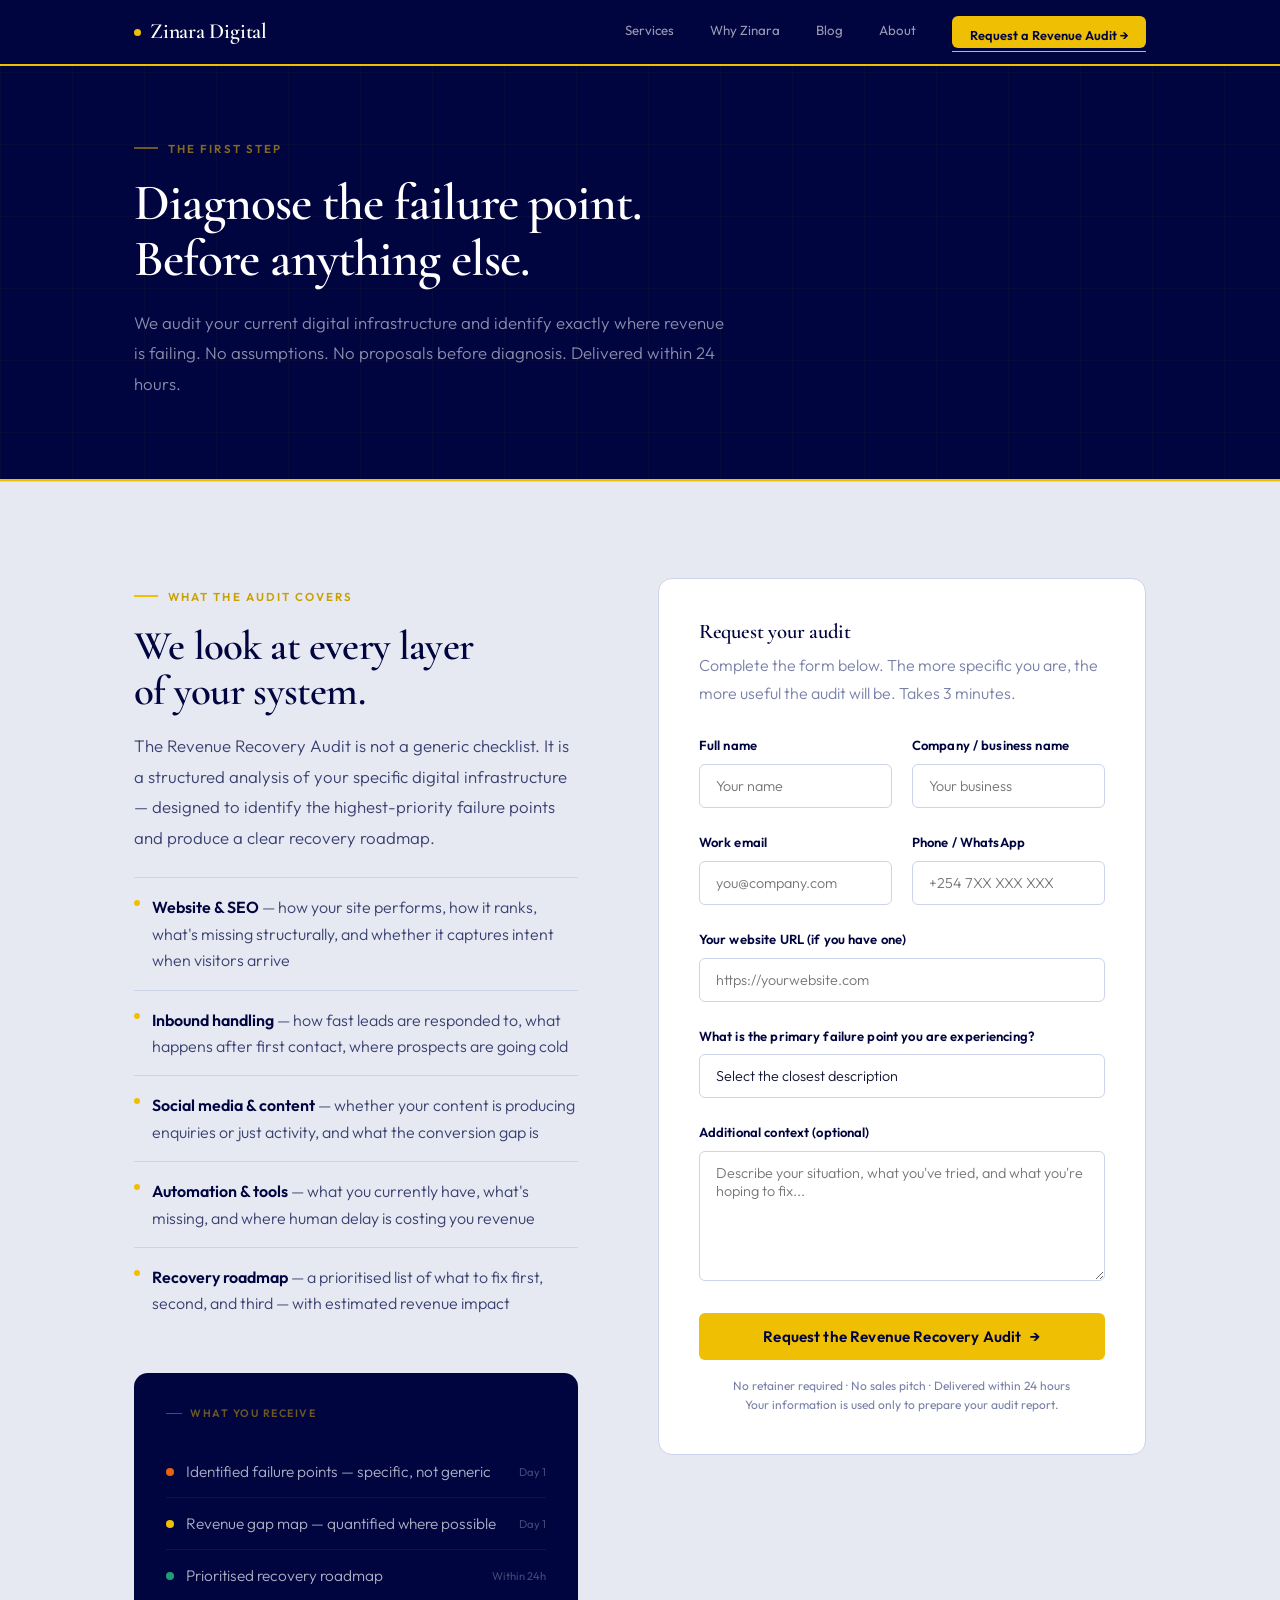
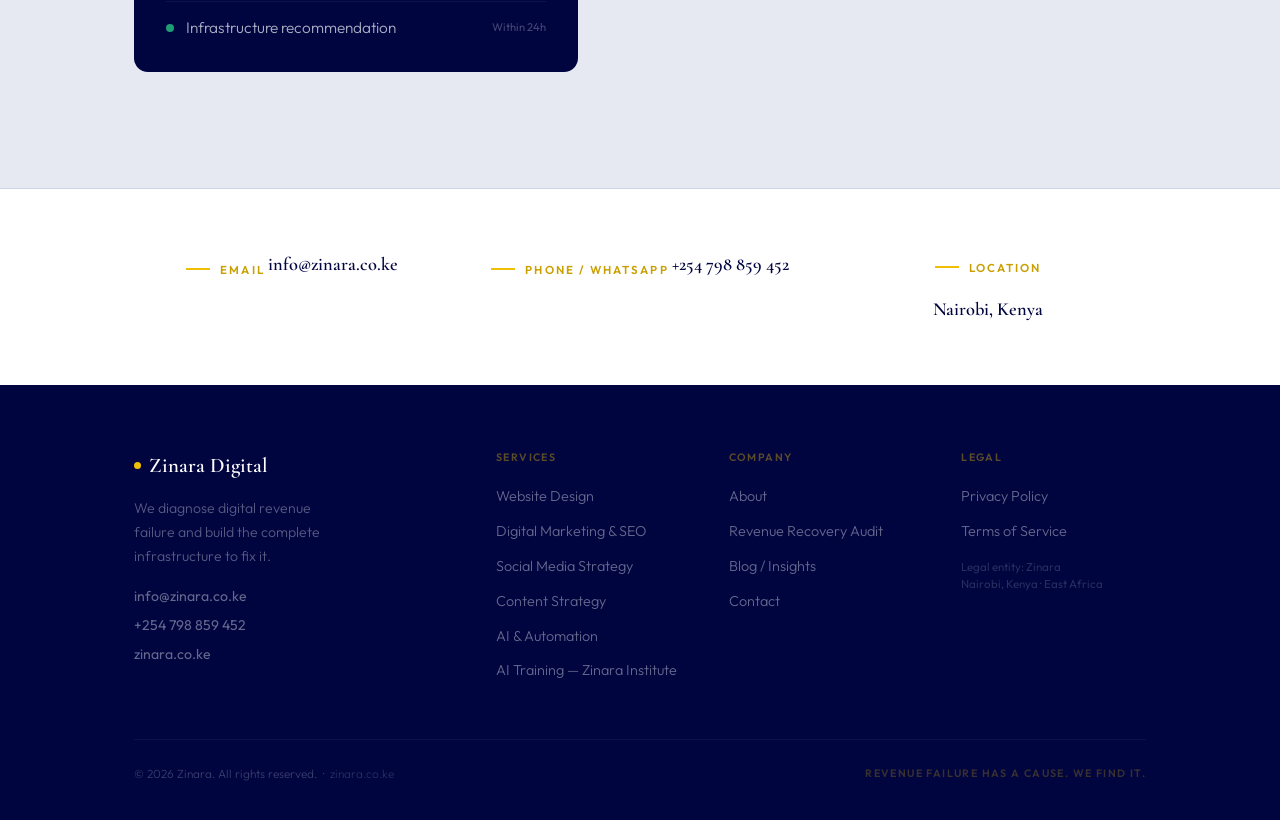
<file: audit.html>
<!DOCTYPE html>
<html lang="en">
<head>
<meta charset="UTF-8">
<link rel="icon" type="image/svg+xml" href="data:image/svg+xml,%3Csvg xmlns='http://www.w3.org/2000/svg' viewBox='0 0 32 32'%3E%3Ccircle cx='16' cy='16' r='16' fill='%2300043F'/%3E%3Ccircle cx='16' cy='16' r='6' fill='%23EFBF04'/%3E%3C/svg%3E">
<meta name="viewport" content="width=device-width, initial-scale=1.0">
<title>Revenue Recovery Audit — Zinara Digital | Free for East African Businesses</title>
<meta name="description" content="Request a free Revenue Recovery Audit from Zinara Digital. We identify where your digital system is failing and deliver a structured recovery map within 24 hours.">
<link rel="canonical" href="https://zinara.co.ke/audit.html">
<meta property="og:title" content="Request a Revenue Recovery Audit — Zinara Digital">
<meta property="og:description" content="We identify exactly where your digital system is failing and deliver a structured recovery map within 24 hours. No retainer. No sales pitch.">
<meta property="og:type" content="website">
<link rel="preconnect" href="https://fonts.googleapis.com">
<link rel="preconnect" href="https://fonts.gstatic.com" crossorigin>
<link href="https://fonts.googleapis.com/css2?family=Cormorant+Garamond:ital,wght@0,400;0,600;1,400;1,600&family=Outfit:wght@300;400;500;600&display=swap" rel="stylesheet">
<link rel="stylesheet" href="styles.css">
<style>
.form-success {
  display: none;
  text-align: center;
  padding: 3rem 2rem;
}
.form-success-icon {
  width: 56px; height: 56px;
  background: rgba(239,191,4,.12);
  border: 2px solid var(--gold);
  border-radius: 50%;
  display: flex; align-items: center; justify-content: center;
  font-size: 1.5rem;
  margin: 0 auto 1.5rem;
}
.form-success h3 { font-family: var(--fh); font-size: 1.6rem; color: var(--navy); margin-bottom: .75rem; }
.form-success p { font-size: .93rem; color: var(--ink-2); line-height: 1.75; max-width: 360px; margin: 0 auto; }
</style>
</head>
<body>

<!-- NAV -->
<nav class="nav" id="nav">
  <div class="wrap nav-inner">
    <a class="nav-logo" href="index.html"><span class="nav-dot"></span>Zinara Digital</a>
    <nav class="nav-menu">
      <a href="services.html">Services</a>
      <a href="index.html#why">Why Zinara</a>
      <a href="blog.html">Blog</a>
      <a href="about.html">About</a>
      <a href="audit.html" class="nav-cta active">Request a Revenue Audit →</a>
    </nav>
    <button class="nav-toggle" id="navToggle" aria-label="Open menu" aria-expanded="false">
      <span></span><span></span><span></span>
    </button>
  </div>
</nav>
<div class="nav-mobile" id="navMobile">
  <a href="services.html">Services</a>
  <a href="index.html#why">Why Zinara</a>
  <a href="blog.html">Blog</a>
  <a href="about.html">About</a>
  <a href="audit.html" class="nav-cta">Request a Revenue Audit →</a>
</div>


<!-- PAGE HERO -->
<section class="page-hero">
  <div class="page-hero-inner wrap">
    <div class="eyebrow light reveal">The first step</div>
    <h1 class="page-hero-title reveal d1">Diagnose the failure point.<br>Before anything else.</h1>
    <p class="lead light reveal d2">We audit your current digital infrastructure and identify exactly where revenue is failing. No assumptions. No proposals before diagnosis. Delivered within 24 hours.</p>
  </div>
</section>


<!-- AUDIT LAYOUT -->
<section class="section cloud" id="audit">
  <div class="wrap">
    <div class="audit-layout">

      <!-- Left: what the audit covers -->
      <div class="reveal">
        <div class="eyebrow">What the audit covers</div>
        <h2>We look at every layer<br>of your system.</h2>
        <p class="lead" style="margin-bottom:1.5rem;">The Revenue Recovery Audit is not a generic checklist. It is a structured analysis of your specific digital infrastructure — designed to identify the highest-priority failure points and produce a clear recovery roadmap.</p>

        <div class="audit-what-list">
          <div class="audit-what-item">
            <div class="audit-what-dot"></div>
            <div class="audit-what-text"><strong style="color:var(--navy);font-weight:600;">Website &amp; SEO</strong> — how your site performs, how it ranks, what's missing structurally, and whether it captures intent when visitors arrive</div>
          </div>
          <div class="audit-what-item">
            <div class="audit-what-dot"></div>
            <div class="audit-what-text"><strong style="color:var(--navy);font-weight:600;">Inbound handling</strong> — how fast leads are responded to, what happens after first contact, where prospects are going cold</div>
          </div>
          <div class="audit-what-item">
            <div class="audit-what-dot"></div>
            <div class="audit-what-text"><strong style="color:var(--navy);font-weight:600;">Social media &amp; content</strong> — whether your content is producing enquiries or just activity, and what the conversion gap is</div>
          </div>
          <div class="audit-what-item">
            <div class="audit-what-dot"></div>
            <div class="audit-what-text"><strong style="color:var(--navy);font-weight:600;">Automation &amp; tools</strong> — what you currently have, what's missing, and where human delay is costing you revenue</div>
          </div>
          <div class="audit-what-item">
            <div class="audit-what-dot"></div>
            <div class="audit-what-text"><strong style="color:var(--navy);font-weight:600;">Recovery roadmap</strong> — a prioritised list of what to fix first, second, and third — with estimated revenue impact</div>
          </div>
        </div>

        <div style="margin-top:2.5rem;">
          <div class="diag-card">
            <div class="diag-card-label">What you receive</div>
            <div class="diag-row">
              <div class="diag-dot orange"></div>
              <span class="diag-text">Identified failure points — specific, not generic</span>
              <span class="diag-tag">Day 1</span>
            </div>
            <div class="diag-row">
              <div class="diag-dot gold"></div>
              <span class="diag-text">Revenue gap map — quantified where possible</span>
              <span class="diag-tag">Day 1</span>
            </div>
            <div class="diag-row">
              <div class="diag-dot green"></div>
              <span class="diag-text">Prioritised recovery roadmap</span>
              <span class="diag-tag">Within 24h</span>
            </div>
            <div class="diag-row">
              <div class="diag-dot green"></div>
              <span class="diag-text">Infrastructure recommendation</span>
              <span class="diag-tag">Within 24h</span>
            </div>
          </div>
        </div>
      </div>

      <!-- Right: form -->
      <div class="reveal d1" id="contact">
        <div class="audit-form-card">
          <h3 style="margin-bottom:.35rem;">Request your audit</h3>
          <p class="body-s" style="margin-bottom:1.75rem; color:var(--ink-3);">Complete the form below. The more specific you are, the more useful the audit will be. Takes 3 minutes.</p>

          <!--
            Form connected to Formspree — submissions deliver to info@zinara.co.ke
            Form ID: xaqpapqq | Dashboard: https://formspree.io
          -->
          <form id="auditForm" action="https://formspree.io/f/xaqpapqq" method="POST">

            <div class="form-grid">
              <div class="form-group">
                <label for="name">Full name</label>
                <input type="text" id="name" name="name" placeholder="Your name" required>
              </div>
              <div class="form-group">
                <label for="company">Company / business name</label>
                <input type="text" id="company" name="company" placeholder="Your business" required>
              </div>
            </div>

            <div class="form-grid">
              <div class="form-group">
                <label for="email">Work email</label>
                <input type="email" id="email" name="email" placeholder="you@company.com" required>
              </div>
              <div class="form-group">
                <label for="phone">Phone / WhatsApp</label>
                <input type="tel" id="phone" name="phone" placeholder="+254 7XX XXX XXX">
              </div>
            </div>

            <div class="form-group">
              <label for="website">Your website URL (if you have one)</label>
              <input type="url" id="website" name="website" placeholder="https://yourwebsite.com">
            </div>

            <div class="form-group">
              <label for="failure">What is the primary failure point you are experiencing?</label>
              <select id="failure" name="failure" required>
                <option value="" disabled selected>Select the closest description</option>
                <option value="leads-not-converting">Leads arrive but don't convert</option>
                <option value="no-visibility">Spending on marketing with no visibility on results</option>
                <option value="inconsistent-revenue">Revenue is inconsistent month to month</option>
                <option value="no-system">Active online but no system connecting it</option>
                <option value="slow-followup">Slow or manual lead follow-up</option>
                <option value="no-website">No website or website not performing</option>
                <option value="other">Other — I'll explain below</option>
              </select>
            </div>

            <div class="form-group">
              <label for="message">Additional context (optional)</label>
              <textarea id="message" name="message" placeholder="Describe your situation, what you've tried, and what you're hoping to fix..."></textarea>
            </div>

            <button type="submit" class="btn-gold" style="width:100%; justify-content:center; font-size:.95rem; padding:14px;">
              Request the Revenue Recovery Audit <span class="arr">→</span>
            </button>

            <p style="font-size:.75rem; color:var(--ink-3); text-align:center; margin-top:1rem; line-height:1.6;">
              No retainer required · No sales pitch · Delivered within 24 hours<br>
              Your information is used only to prepare your audit report.
            </p>

          </form>

          <!-- Success state — shown after form submit -->
          <div class="form-success" id="formConfirm">
            <div class="form-success-icon"></div>
            <h3>Audit request received.</h3>
            <p>We will review your information and deliver your Revenue Recovery Audit within 24 hours. Check your email at <strong id="confirmEmailAddr"></strong></p>
          </div>

        </div>
      </div>

    </div>
  </div>
</section>


<!-- CONTACT INFO STRIP -->
<section class="section white" style="padding:60px 0;">
  <div class="wrap">
    <div style="display:grid; grid-template-columns:repeat(3,1fr); gap:2rem; text-align:center;">
      <div>
        <div class="eyebrow center" style="justify-content:center;">Email</div>
        <a href="mailto:info@zinara.co.ke" style="font-family:var(--fh); font-size:1.15rem; font-weight:600; color:var(--navy);">info@zinara.co.ke</a>
      </div>
      <div>
        <div class="eyebrow center" style="justify-content:center;">Phone / WhatsApp</div>
        <a href="tel:+254798859452" style="font-family:var(--fh); font-size:1.15rem; font-weight:600; color:var(--navy);">+254 798 859 452</a>
      </div>
      <div>
        <div class="eyebrow center" style="justify-content:center;">Location</div>
        <p style="font-family:var(--fh); font-size:1.15rem; font-weight:600; color:var(--navy);">Nairobi, Kenya</p>
      </div>
    </div>
  </div>
</section>


<!-- FOOTER -->
<footer>
  <div class="wrap">
    <div class="footer-grid">
      <div>
        <div class="footer-logo"><span class="nav-dot"></span>Zinara Digital</div>
        <p class="footer-desc">We diagnose digital revenue failure and build the complete infrastructure to fix it.</p>
        <div class="footer-contacts">
          <a href="mailto:info@zinara.co.ke">info@zinara.co.ke</a>
          <a href="tel:+254798859452">+254 798 859 452</a>
          <a href="https://zinara.co.ke">zinara.co.ke</a>
        </div>
      </div>
      <div>
        <div class="footer-col-label">Services</div>
        <ul class="footer-links">
          <li><a href="services.html">Website Design</a></li>
          <li><a href="services.html">Digital Marketing &amp; SEO</a></li>
          <li><a href="services.html">Social Media Strategy</a></li>
          <li><a href="services.html">Content Strategy</a></li>
          <li><a href="services.html">AI &amp; Automation</a></li>
          <li><a href="services.html">AI Training — Zinara Institute</a></li>
        </ul>
      </div>
      <div>
        <div class="footer-col-label">Company</div>
        <ul class="footer-links">
          <li><a href="about.html">About</a></li>
          <li><a href="audit.html">Revenue Recovery Audit</a></li>
          <li><a href="blog.html">Blog / Insights</a></li>
          <li><a href="audit.html#contact">Contact</a></li>
        </ul>
      </div>
      <div>
        <div class="footer-col-label">Legal</div>
        <ul class="footer-links">
          <li><a href="#">Privacy Policy</a></li>
          <li><a href="#">Terms of Service</a></li>
        </ul>
        <p class="footer-legal">Legal entity: Zinara<br>Nairobi, Kenya · East Africa</p>
      </div>
    </div>
    <div class="footer-bottom">
      <span class="footer-copy">© 2026 Zinara. All rights reserved. &nbsp;·&nbsp; <a href="https://zinara.co.ke">zinara.co.ke</a></span>
      <span class="footer-tagline">Revenue failure has a cause. We find it.</span>
    </div>
  </div>
</footer>
<script src="main.js"></script>
</body>
</html>
</file>
<file: styles.css>
/* ============================================================
   ZINARA DIGITAL — styles.css
   Brand Colour System (LOCKED — never deviate)
   Navy   #00043F  nav · hero bg · headings · primary buttons · footer
   Gold   #EFBF04  CTAs · accent lines · eyebrows · stat numbers · hover
   Orange #E8640A  FAILURE / PROBLEM INDICATORS ONLY — never decoration
   Cloud  #E6E9F2  section alternates · card surfaces · CTA band
   White  #FFFFFF  body copy areas · card backgrounds · form inputs
   ============================================================ */

/* ── RESET & BASE ─────────────────────────────────────────── */
*, *::before, *::after { box-sizing: border-box; margin: 0; padding: 0; }

:root {
  --navy:    #00043F;
  --gold:    #EFBF04;
  --gold-d:  #C9A000;
  --orange:  #E8640A;
  --cloud:   #E6E9F2;
  --white:   #FFFFFF;
  --ink:     #0F1332;
  --ink-2:   #3A4070;
  --ink-3:   #7880A8;
  --border:  #CDD3E8;
  --max:     1140px;
  --pad:     clamp(1.5rem, 5vw, 4rem);
  --fh: 'Cormorant Garamond', Georgia, serif;
  --fb: 'Outfit', system-ui, sans-serif;
  --r:  10px;
  --r-lg: 14px;
}

html { scroll-behavior: smooth; font-size: 16px; }

body {
  font-family: var(--fb);
  color: var(--ink);
  background: var(--white);
  line-height: 1.65;
  -webkit-font-smoothing: antialiased;
  overflow-x: hidden;
}

a { color: inherit; text-decoration: none; }
img { display: block; max-width: 100%; }
ul { list-style: none; }

.wrap {
  width: 100%;
  max-width: var(--max);
  margin: 0 auto;
  padding: 0 var(--pad);
}

/* ── TYPOGRAPHY ───────────────────────────────────────────── */

.eyebrow {
  display: inline-flex;
  align-items: center;
  gap: 10px;
  font-family: var(--fb);
  font-size: .72rem;
  font-weight: 600;
  letter-spacing: .18em;
  text-transform: uppercase;
  color: var(--gold-d);
  margin-bottom: 1.1rem;
}
.eyebrow::before {
  content: '';
  width: 24px; height: 2px;
  background: var(--gold);
  display: block;
  flex-shrink: 0;
}
.eyebrow.light { color: rgba(239,191,4,.55); }
.eyebrow.light::before { background: rgba(239,191,4,.45); }
.eyebrow.center { justify-content: center; }

h1 {
  font-family: var(--fh);
  font-size: clamp(2.6rem, 5.5vw, 4.2rem);
  font-weight: 600;
  line-height: 1.08;
  letter-spacing: -.025em;
  color: var(--white);
}
h1 .dim {
  display: block;
  color: rgba(230,233,242,.33);
  font-style: italic;
  font-weight: 400;
}

h2 {
  font-family: var(--fh);
  font-size: clamp(1.9rem, 3.2vw, 2.9rem);
  font-weight: 600;
  line-height: 1.12;
  letter-spacing: -.02em;
  color: var(--navy);
  margin-bottom: 1rem;
}
h2.on-navy { color: var(--white); }
h2.on-cloud { color: var(--navy); }
h2.center { text-align: center; }

h3 {
  font-family: var(--fh);
  font-size: 1.3rem;
  font-weight: 600;
  line-height: 1.25;
  color: var(--navy);
  margin-bottom: .45rem;
  letter-spacing: -.01em;
}

.page-hero-title {
  font-family: var(--fh);
  font-size: clamp(2rem, 4vw, 3.2rem);
  font-weight: 600;
  line-height: 1.1;
  letter-spacing: -.02em;
  color: var(--white);
  margin-bottom: 1.25rem;
}

.lead {
  font-size: 1.05rem;
  font-weight: 300;
  color: var(--ink-2);
  line-height: 1.82;
}
.lead.light { color: rgba(230,233,242,.6); }
.lead.light strong { color: var(--white); font-weight: 500; }
.lead.center { text-align: center; }

.body-s {
  font-size: 1rem;
  font-weight: 300;
  color: var(--ink-2);
  line-height: 1.75;
}

.text-muted { color: var(--ink-3); font-size: .84rem; }

/* ── BUTTONS ──────────────────────────────────────────────── */

.btn-gold {
  display: inline-flex;
  align-items: center;
  gap: 9px;
  background: var(--gold);
  color: var(--navy);
  font-family: var(--fb);
  font-size: .9rem;
  font-weight: 600;
  padding: 13px 26px;
  border-radius: 6px;
  border: none;
  cursor: pointer;
  letter-spacing: .01em;
  transition: background .18s, transform .15s, box-shadow .2s;
  white-space: nowrap;
  text-decoration: none;
}
.btn-gold:hover {
  background: var(--gold-d);
  transform: translateY(-2px);
  box-shadow: 0 6px 20px rgba(239,191,4,.3);
}
.btn-gold .arr { transition: transform .18s; }
.btn-gold:hover .arr { transform: translateX(4px); }

.btn-navy {
  display: inline-flex;
  align-items: center;
  gap: 9px;
  background: var(--navy);
  color: var(--white);
  font-family: var(--fb);
  font-size: .9rem;
  font-weight: 600;
  padding: 13px 26px;
  border-radius: 6px;
  border: none;
  cursor: pointer;
  letter-spacing: .01em;
  transition: background .18s, transform .15s, box-shadow .2s;
  white-space: nowrap;
  text-decoration: none;
}
.btn-navy:hover {
  background: #000630;
  transform: translateY(-2px);
  box-shadow: 0 6px 20px rgba(0,4,63,.25);
}
.btn-navy .arr { transition: transform .18s; }
.btn-navy:hover .arr { transform: translateX(4px); }

.btn-ghost {
  display: inline-flex;
  align-items: center;
  gap: 8px;
  background: none;
  border: 1.5px solid rgba(230,233,242,.22);
  color: rgba(230,233,242,.65);
  font-family: var(--fb);
  font-size: .88rem;
  font-weight: 400;
  padding: 12px 20px;
  border-radius: 6px;
  cursor: pointer;
  transition: border-color .18s, color .18s;
  text-decoration: none;
}
.btn-ghost:hover { border-color: rgba(230,233,242,.5); color: var(--white); }

.btn-outline {
  display: inline-flex;
  align-items: center;
  gap: 8px;
  background: transparent;
  border: 1.5px solid var(--gold-d);
  color: var(--gold-d);
  font-family: var(--fb);
  font-size: .88rem;
  font-weight: 600;
  padding: 11px 22px;
  border-radius: 6px;
  cursor: pointer;
  transition: background .18s, color .18s, border-color .18s;
  text-decoration: none;
}
.btn-outline:hover { background: var(--gold); color: var(--navy); border-color: var(--gold); }

/* ── NAV ──────────────────────────────────────────────────── */
/* Navy · Gold bottom border · Logo + 4 links + CTA */

.nav {
  position: fixed;
  top: 0; left: 0; right: 0;
  z-index: 200;
  height: 66px;
  background: var(--navy);
  border-bottom: 2.5px solid var(--gold);
  transition: box-shadow .3s;
}
.nav.scrolled { box-shadow: 0 4px 28px rgba(0,4,63,.32); }

.nav-inner {
  height: 100%;
  display: flex;
  align-items: center;
  justify-content: space-between;
}

.nav-logo {
  font-family: var(--fh);
  font-size: 1.35rem;
  font-weight: 600;
  color: var(--white);
  display: flex;
  align-items: center;
  gap: 9px;
  letter-spacing: -.01em;
  flex-shrink: 0;
}
.nav-dot {
  width: 7px; height: 7px;
  border-radius: 50%;
  background: var(--gold);
  display: inline-block;
  flex-shrink: 0;
}

.nav-menu {
  display: flex;
  align-items: center;
  gap: 2.25rem;
}
.nav-menu a {
  font-size: .83rem;
  font-weight: 400;
  color: rgba(255,255,255,.6);
  transition: color .18s;
  position: relative;
  padding-bottom: 2px;
}
/* Gold underline grows from centre on hover */
.nav-menu a::after {
  content: '';
  position: absolute;
  bottom: -4px;
  left: 50%;
  width: 0;
  height: 1.5px;
  background: var(--gold);
  transition: width .22s ease, left .22s ease;
}
.nav-menu a:hover::after,
.nav-menu a.active::after {
  width: 100%;
  left: 0;
}
.nav-menu a:hover,
.nav-menu a.active { color: var(--white); }

.nav-cta {
  background: var(--gold);
  color: var(--navy) !important;
  font-weight: 600 !important;
  font-size: .8rem !important;
  padding: 9px 18px;
  border-radius: 6px;
  transition: background .18s, transform .15s !important;
}
.nav-cta:hover {
  background: var(--gold-d) !important;
  color: var(--navy) !important;
  transform: translateY(-1px);
}

.nav-toggle {
  display: none;
  flex-direction: column;
  gap: 5px;
  cursor: pointer;
  background: none;
  border: none;
  padding: 4px;
}
.nav-toggle span {
  display: block;
  width: 22px; height: 1.5px;
  background: var(--white);
  transition: all .3s;
}

/* Mobile nav dropdown */
.nav-mobile {
  display: none;
  position: fixed;
  top: 66px; left: 0; right: 0;
  background: var(--navy);
  border-bottom: 2.5px solid var(--gold);
  padding: 1.5rem var(--pad) 2rem;
  z-index: 199;
  flex-direction: column;
  gap: 1rem;
}
.nav-mobile.open { display: flex; }
.nav-mobile a {
  font-size: .92rem;
  color: rgba(255,255,255,.65);
  transition: color .18s;
  padding: .35rem 0;
  border-bottom: 1px solid rgba(255,255,255,.06);
}
.nav-mobile a:last-child { border-bottom: none; }
.nav-mobile a:hover { color: var(--white); }
.nav-mobile .nav-cta {
  text-align: center;
  border-radius: 6px;
  padding: 12px;
  margin-top: .5rem;
  border-bottom: none;
}

/* ── HERO (homepage) ──────────────────────────────────────── */

.hero {
  position: relative;
  background: var(--navy);
  min-height: 100vh;
  display: flex;
  align-items: center;
  padding: 140px var(--pad) 100px;
  overflow: hidden;
}
.hero-bg {
  position: absolute; inset: 0;
  background-image: url('https://images.unsplash.com/photo-1535378620166-273708d44e4c?w=1800&q=80&fit=crop&crop=center');
  background-size: cover;
  background-position: center;
  opacity: .18;
}
.hero-overlay {
  position: absolute; inset: 0;
  background: linear-gradient(135deg, rgba(0,4,63,.9) 0%, rgba(0,4,63,.65) 60%, rgba(0,4,63,.85) 100%);
}
.hero-grid {
  position: absolute; inset: 0;
  background-image:
    linear-gradient(rgba(239,191,4,.03) 1px, transparent 1px),
    linear-gradient(90deg, rgba(239,191,4,.03) 1px, transparent 1px);
  background-size: 72px 72px;
  pointer-events: none;
}
.hero-inner {
  position: relative;
  z-index: 2;
  max-width: var(--max);
  width: 100%;
  margin: 0 auto;
}
.hero-eyebrow {
  display: inline-flex;
  align-items: center;
  gap: 10px;
  font-family: var(--fb);
  font-size: .72rem;
  font-weight: 600;
  letter-spacing: .18em;
  text-transform: uppercase;
  color: var(--gold);
  margin-bottom: 2.25rem;
  animation: up .5s .05s both;
}
.hero-eyebrow::before { content: ''; width: 32px; height: 2px; background: var(--gold); display: block; }

.hero h1 { margin-bottom: 2rem; animation: up .65s .15s both; max-width: 820px; }
.hero-rule { width: 44px; height: 2px; background: var(--gold); margin-bottom: 1.75rem; animation: up .5s .25s both; }
.hero-desc { max-width: 600px; margin-bottom: 2.5rem; animation: up .65s .35s both; }
.hero-sublabel {
  font-size: .7rem; font-weight: 600;
  letter-spacing: .16em; text-transform: uppercase;
  color: rgba(239,191,4,.38);
  margin-bottom: 2.75rem;
  animation: up .5s .42s both;
}
.hero-actions {
  display: flex;
  align-items: center;
  gap: 1rem;
  flex-wrap: wrap;
  animation: up .6s .5s both;
}

/* Hero stats */
.hero-stats {
  display: grid;
  grid-template-columns: repeat(3, 1fr);
  margin-top: 5rem;
  padding-top: 2.75rem;
  border-top: 1px solid rgba(239,191,4,.14);
  animation: up .6s .65s both;
}
.hero-stat { padding-right: 2.5rem; border-right: 1px solid rgba(239,191,4,.1); }
.hero-stat:nth-child(2) { padding-left: 2.5rem; }
.hero-stat:last-child { border-right: none; padding-left: 2.5rem; padding-right: 0; }
.stat-num {
  font-family: var(--fh);
  font-size: 2.8rem;
  font-weight: 600;
  color: var(--gold);
  line-height: 1;
  margin-bottom: .4rem;
}
.stat-label { font-size: .78rem; font-weight: 300; color: rgba(230,233,242,.42); line-height: 1.5; max-width: 180px; }

/* ── PAGE HERO (inner pages) ──────────────────────────────── */

.page-hero {
  background: var(--navy);
  padding: 130px var(--pad) 80px;
  position: relative;
  overflow: hidden;
  border-bottom: 2px solid var(--gold);
}
.page-hero::after {
  content: '';
  position: absolute; inset: 0;
  background-image:
    linear-gradient(rgba(239,191,4,.03) 1px, transparent 1px),
    linear-gradient(90deg, rgba(239,191,4,.03) 1px, transparent 1px);
  background-size: 72px 72px;
  pointer-events: none;
}
.page-hero-inner {
  position: relative; z-index: 1;
  max-width: var(--max); margin: 0 auto;
}
.page-hero p { max-width: 600px; margin-top: .5rem; }

/* ── SECTIONS ─────────────────────────────────────────────── */

.section { padding: 96px 0; }
.section.cloud { background: var(--cloud); border-top: 1px solid var(--border); border-bottom: 1px solid var(--border); }
.section.white { background: var(--white); }
.section.navy { background: var(--navy); }

.section-head { margin-bottom: 3.5rem; }
.section-head-split {
  display: grid;
  grid-template-columns: 1fr 1fr;
  gap: 4rem;
  align-items: end;
  margin-bottom: 3.5rem;
}

/* ── PROBLEM SECTION ──────────────────────────────────────── */

.problem-layout {
  display: grid;
  grid-template-columns: 1fr 1fr;
  gap: 5rem;
  align-items: center;
  margin: 3.5rem 0 2.5rem;
}

.problem-img {
  border-radius: var(--r-lg);
  overflow: hidden;
  aspect-ratio: 4/3;
  position: relative;
  background: var(--navy);
}
.problem-img img { width: 100%; height: 100%; object-fit: cover; }
.problem-img-caption {
  position: absolute;
  bottom: 0; left: 0; right: 0;
  background: linear-gradient(transparent, rgba(0,4,63,.82));
  padding: 2.5rem 1.5rem 1.25rem;
}
.problem-img-caption p { font-size: .84rem; color: rgba(230,233,242,.7); font-style: italic; }

.problem-list { border-top: 1px solid var(--border); }
.problem-point { padding: 1.5rem 0; border-bottom: 1px solid var(--border); }
.problem-point:last-child { border-bottom: none; }

/* Orange — failure indicators ONLY */
.fail-flag { display: flex; align-items: center; gap: 8px; margin-bottom: .75rem; }
.fail-dot { width: 8px; height: 8px; border-radius: 50%; background: var(--orange); flex-shrink: 0; }
.fail-text { font-size: .68rem; font-weight: 600; letter-spacing: .1em; text-transform: uppercase; color: var(--orange); }

.verdict {
  display: flex;
  gap: 16px;
  align-items: flex-start;
  background: var(--navy);
  border-radius: var(--r);
  padding: 1.75rem 2rem;
}
.verdict-bar { width: 3px; min-height: 44px; background: var(--gold); border-radius: 2px; flex-shrink: 0; margin-top: 2px; }
.verdict p { font-size: 1rem; font-weight: 300; color: rgba(230,233,242,.72); line-height: 1.75; }
.verdict strong { color: var(--white); font-weight: 600; }

/* ── SERVICES GRID (used on services.html detail page) ───── */
/* 2-column clean grid — no fragmented rows */

/* ── SERVICES — Clean horizontal row list (homepage) ────────── */

.svc-list {
  border: 1px solid var(--border);
  border-radius: var(--r-lg);
  overflow: hidden;
}

.svc-row {
  display: grid;
  grid-template-columns: 56px 1fr auto;
  gap: 2.5rem;
  align-items: start;
  padding: 2rem 2.25rem;
  border-bottom: 1px solid var(--border);
  background: var(--white);
  transition: background .18s;
}
.svc-row:hover { background: #F5F6FC; }
.svc-row:last-child { border-bottom: none; }

.svc-row.featured {
  background: var(--navy);
  grid-template-columns: 56px 1fr 260px;
}
.svc-row.featured:hover { background: #000535; }

.svc-num {
  font-family: var(--fh);
  font-size: 1.6rem;
  font-style: italic;
  font-weight: 400;
  color: var(--cloud-d);
  line-height: 1;
  padding-top: 3px;
}
.svc-row.featured .svc-num { color: rgba(239,191,4,.2); }

.svc-body { }

.svc-name {
  font-family: var(--fh);
  font-size: 1.25rem;
  font-weight: 600;
  color: var(--navy);
  margin-bottom: .5rem;
  letter-spacing: -.01em;
  line-height: 1.2;
}
.svc-row.featured .svc-name { color: var(--white); }

.svc-desc {
  font-size: 1rem;
  font-weight: 300;
  color: var(--ink-2);
  line-height: 1.75;
}
.svc-row.featured .svc-desc { color: rgba(230,233,242,.62); }

.svc-tags { display: flex; flex-wrap: wrap; gap: 5px; margin-top: 1rem; }
.svc-tag {
  font-size: .72rem; font-weight: 500;
  padding: 4px 10px; border-radius: 4px;
  background: var(--cloud); color: var(--ink-2);
  border: 1px solid var(--border);
  white-space: nowrap;
}
.svc-row.featured .svc-tag {
  background: rgba(239,191,4,.1);
  border-color: rgba(239,191,4,.2);
  color: rgba(239,191,4,.85);
}

.svc-right {
  display: flex;
  flex-direction: column;
  align-items: flex-end;
  gap: 1rem;
  padding-top: 3px;
}

.svc-label {
  font-size: .68rem;
  font-weight: 600;
  letter-spacing: .1em;
  text-transform: uppercase;
  color: var(--gold-d);
  padding: 4px 10px;
  border: 1px solid var(--border);
  border-radius: 20px;
  white-space: nowrap;
  background: var(--cloud);
}
.svc-row.featured .svc-label {
  color: var(--gold);
  border-color: rgba(239,191,4,.25);
  background: rgba(239,191,4,.08);
}

/* Featured AI row — right side image */
.svc-img {
  border-radius: var(--r);
  overflow: hidden;
  aspect-ratio: 16/9;
  background: rgba(255,255,255,.05);
  border: 1px solid rgba(239,191,4,.12);
  width: 100%;
}
.svc-img img { width: 100%; height: 100%; object-fit: cover; opacity: .85; }

/* Legacy grid support for services page */
.svc-grid {
  border: 1px solid var(--border);
  border-radius: var(--r-lg);
  overflow: hidden;
}
.svc-cell {
  background: var(--white);
  padding: 2.5rem 2.25rem;
  transition: background .18s;
  display: flex;
  flex-direction: column;
  border-bottom: 1px solid var(--border);
}
.svc-cell:last-child { border-bottom: none; }
.svc-cell:hover { background: #F5F6FC; }
.svc-cell.featured { background: var(--navy); }
.svc-cell.featured:hover { background: #000535; }
.svc-cell-featured-inner {
  display: grid;
  grid-template-columns: 1fr 1fr;
  gap: 3rem;
  align-items: center;
}

/* ── SERVICES STEPS (homepage) ───────────────────────────────
   Same structure as .process-grid — no boxes, no borders,
   no backgrounds between items. 3 columns × 2 rows.
   ─────────────────────────────────────────────────────────── */

.svc-steps {
  display: grid;
  grid-template-columns: repeat(3, 1fr);
  gap: 4rem 3rem;
  margin-top: 3.5rem;
}

.svc-step { position: relative; }

.svc-step-num {
  width: 42px; height: 42px;
  border-radius: 50%;
  display: flex;
  align-items: center;
  justify-content: center;
  font-family: var(--fh);
  font-size: 1rem;
  font-style: italic;
  font-weight: 400;
  margin-bottom: 1.4rem;
  position: relative;
  z-index: 1;
  /* Default — regular services */
  background: var(--cloud);
  border: 1.5px solid var(--border);
  color: var(--navy);
}

/* AI & Automation — gold circle */
.svc-step.svc-step-featured .svc-step-num {
  background: var(--navy);
  border-color: var(--navy);
  color: var(--white);
}

.svc-step-name {
  font-family: var(--fh);
  font-size: 1.2rem;
  font-weight: 600;
  color: var(--navy);
  line-height: 1.25;
  letter-spacing: -.01em;
  margin-bottom: .6rem;
}

.svc-step-desc {
  font-size: 1rem;
  font-weight: 300;
  color: var(--ink-2);
  line-height: 1.72;
  margin-bottom: 1.1rem;
}

.svc-step-tag {
  display: inline-block;
  font-size: .66rem;
  font-weight: 600;
  letter-spacing: .1em;
  text-transform: uppercase;
  color: var(--gold-d);
}

/* ── PROCESS STEPS ────────────────────────────────────────── */

.process-grid {
  display: grid;
  grid-template-columns: repeat(4, 1fr);
  gap: 0;
  margin-top: 3.5rem;
  position: relative;
}
.process-grid::before {
  content: '';
  position: absolute;
  top: 19px;
  left: calc(12.5% + 13px);
  right: calc(12.5% + 13px);
  height: 1px;
  background: var(--border);
}

.pstep { padding: 0 1.5rem; position: relative; }
.pstep:first-child { padding-left: 0; }
.pstep:last-child { padding-right: 0; }

.pstep-num {
  width: 38px; height: 38px;
  border-radius: 50%;
  display: flex; align-items: center; justify-content: center;
  font-family: var(--fh); font-size: .95rem; font-style: italic;
  margin-bottom: 1.25rem;
  position: relative; z-index: 1;
}
/* Step 1 = orange border (failure identified) */
.pstep-num.s1 { background: var(--cloud); border: 2px solid var(--orange); color: var(--orange); }
/* Step 2 = gold (in progress) */
.pstep-num.s2 { background: var(--cloud); border: 2px solid var(--gold); color: var(--gold-d); }
/* Steps 3-4 = navy (resolution/delivery) */
.pstep-num.s3, .pstep-num.s4 { background: var(--navy); border: 2px solid var(--navy); color: var(--white); }

.pstep-title { font-size: .94rem; font-weight: 600; color: var(--navy); margin-bottom: .35rem; letter-spacing: -.01em; }
.pstep-body { font-size: 1rem; font-weight: 300; color: var(--ink-2); line-height: 1.65; }
.pstep-tag {
  display: inline-block;
  font-size: .64rem; font-weight: 600;
  letter-spacing: .09em; text-transform: uppercase;
  color: var(--gold-d); margin-top: .75rem;
}

/* ── WHY ZINARA ───────────────────────────────────────────── */

.why-layout {
  display: grid;
  grid-template-columns: 1fr 1fr;
  gap: 6rem;
  align-items: start;
}

.why-list { margin-top: 2.5rem; border-top: 1px solid var(--border); }
.why-item {
  display: grid;
  grid-template-columns: 30px 1fr;
  gap: 1rem;
  padding: 1.5rem 0;
  border-bottom: 1px solid var(--border);
}
.why-num { font-family: var(--fh); font-size: .95rem; font-style: italic; color: var(--gold-d); padding-top: 1px; }
.why-title { font-size: .94rem; font-weight: 600; color: var(--navy); margin-bottom: .3rem; letter-spacing: -.01em; }
.why-body { font-size: 1rem; font-weight: 300; color: var(--ink-2); line-height: 1.72; }

.why-right { position: sticky; top: 84px; }

/* Diagnosis card — navy bg */
.diag-card {
  background: var(--navy);
  border-radius: var(--r-lg);
  padding: 2rem;
  margin-bottom: 1.25rem;
}
.diag-card-label {
  font-size: .67rem; font-weight: 600;
  letter-spacing: .14em; text-transform: uppercase;
  color: rgba(239,191,4,.45);
  margin-bottom: 1.5rem;
  display: flex; align-items: center; gap: 8px;
}
.diag-card-label::before { content: ''; width: 16px; height: 1.5px; background: rgba(239,191,4,.4); display: block; }

.diag-row { display: flex; align-items: center; gap: 12px; padding: .8rem 0; border-bottom: 1px solid rgba(255,255,255,.06); }
.diag-row:first-child { padding-top: 0; }
.diag-row:last-child { border-bottom: none; padding-bottom: 0; }
.diag-dot { width: 8px; height: 8px; border-radius: 50%; flex-shrink: 0; }
.diag-dot.orange { background: var(--orange); }
.diag-dot.gold   { background: var(--gold); }
.diag-dot.green  { background: #1D9E75; }
.diag-text { font-size: .96rem; font-weight: 300; color: rgba(230,233,242,.75); flex: 1; }
.diag-tag  { font-size: .7rem; color: rgba(230,233,242,.3); white-space: nowrap; }

/* Quote block — cloud bg, gold left accent */
.quote-block {
  background: var(--cloud);
  border-left: 3px solid var(--gold);
  border-radius: 0 var(--r) var(--r) 0;
  padding: 1.75rem;
}
.quote-text { font-family: var(--fh); font-size: 1.2rem; font-style: italic; color: var(--navy); line-height: 1.6; margin-bottom: 1rem; }
.quote-attr { font-size: .78rem; color: var(--ink-3); font-weight: 500; display: flex; align-items: center; gap: 8px; }
.quote-attr::before { content: ''; width: 16px; height: 1.5px; background: var(--gold-d); display: block; }

/* ── ABOUT / FOUNDER ──────────────────────────────────────── */

.founder-layout {
  display: grid;
  grid-template-columns: 1fr 1fr;
  gap: 5rem;
  align-items: start;
}

.founder-visual { position: relative; }
.founder-img {
  border-radius: var(--r-lg);
  overflow: hidden;
  aspect-ratio: 4/3;
  background: var(--navy);
}
.founder-img img { width: 100%; height: 100%; object-fit: cover; }

/* Floating stat card — no face, data-driven */
.founder-stat-card {
  position: absolute;
  bottom: -1.75rem; left: -1.75rem;
  background: var(--navy);
  border-radius: var(--r);
  padding: 1.25rem 1.5rem;
  min-width: 175px;
  border: 1px solid rgba(239,191,4,.15);
}
.founder-stat-card-num { font-family: var(--fh); font-size: 2rem; font-weight: 600; color: var(--gold); line-height: 1; margin-bottom: .25rem; }
.founder-stat-card-label { font-size: .75rem; font-weight: 300; color: rgba(230,233,242,.55); line-height: 1.4; }

.founder-content { padding-top: .5rem; }

/* Founder quote card — white bg, gold border */
.founder-quote {
  background: var(--white);
  border-left: 3px solid var(--gold);
  border-radius: 0 var(--r) var(--r) 0;
  padding: 1.75rem;
  margin-bottom: 1.75rem;
}
.founder-qt { font-family: var(--fh); font-size: clamp(1.05rem, 1.8vw, 1.25rem); font-style: italic; color: var(--navy); line-height: 1.6; margin-bottom: 1rem; }
.founder-attr { font-size: .78rem; color: var(--ink-3); font-weight: 500; display: flex; align-items: center; gap: 8px; }
.founder-attr::before { content: ''; width: 16px; height: 1.5px; background: var(--gold-d); display: block; }

.founder-body p { font-size: 1rem; font-weight: 300; color: var(--ink-2); line-height: 1.85; margin-bottom: 1rem; }
.founder-body strong { color: var(--navy); font-weight: 600; }

/* ── BLOG CARDS ───────────────────────────────────────────── */

.blog-head {
  display: grid;
  grid-template-columns: 1fr auto;
  align-items: end;
  margin-bottom: 3rem;
  gap: 2rem;
}

.blog-grid {
  display: grid;
  grid-template-columns: repeat(3, 1fr);
  gap: 1px;
  background: var(--border);
  border: 1px solid var(--border);
  border-radius: var(--r-lg);
  overflow: hidden;
}

.blog-card {
  background: var(--white);
  padding: 2rem;
  display: flex;
  flex-direction: column;
  transition: background .18s;
}
.blog-card:hover { background: #F5F6FC; }

.blog-cat { font-size: .68rem; font-weight: 600; letter-spacing: .1em; text-transform: uppercase; color: var(--gold-d); margin-bottom: .75rem; }
.blog-title { font-family: var(--fh); font-size: 1.15rem; font-weight: 600; color: var(--navy); line-height: 1.3; margin-bottom: .6rem; }
.blog-excerpt { font-size: 1rem; font-weight: 300; color: var(--ink-2); line-height: 1.65; flex: 1; margin-bottom: 1.25rem; }
.blog-read { font-size: .8rem; font-weight: 600; color: var(--gold-d); transition: color .18s; }
.blog-card:hover .blog-read { color: var(--navy); }

/* ── CTA BAND ─────────────────────────────────────────────── */
/* Cloud background — NOT navy — clearly different from footer */

.cta-band {
  background: var(--cloud);
  padding: 100px 0;
  border-top: 1px solid var(--border);
  border-bottom: 3px solid var(--gold);
  position: relative;
  overflow: hidden;
}
.cta-band::after {
  content: '';
  position: absolute; inset: 0;
  background-image:
    linear-gradient(rgba(0,4,63,.025) 1px, transparent 1px),
    linear-gradient(90deg, rgba(0,4,63,.025) 1px, transparent 1px);
  background-size: 72px 72px;
  pointer-events: none;
}
.cta-inner {
  max-width: 640px;
  margin: 0 auto;
  text-align: center;
  position: relative;
  z-index: 1;
}
.cta-inner h2 { color: var(--navy); }
.cta-inner .lead { color: var(--ink-2); margin: 1rem 0 2rem; }

.cta-checks {
  display: flex;
  justify-content: center;
  gap: 1.75rem;
  flex-wrap: wrap;
  margin-bottom: 2.5rem;
}
.cta-check { font-size: .79rem; font-weight: 300; color: var(--ink-2); display: flex; align-items: center; gap: 6px; }
.cta-check::before { content: ''; width: 5px; height: 5px; border-radius: 50%; background: var(--gold); flex-shrink: 0; }

/* ── FOOTER ───────────────────────────────────────────────── */
/* MUST stay #00043F — no new colours, no deviations */

footer {
  background: var(--navy);
  padding: 64px 0 36px;
}

.footer-grid {
  display: grid;
  grid-template-columns: 1.7fr 1fr 1fr 1fr;
  gap: 3rem;
  margin-bottom: 3rem;
}

.footer-logo { font-family: var(--fh); font-size: 1.3rem; font-weight: 600; color: var(--white); display: flex; align-items: center; gap: 8px; margin-bottom: .9rem; }
.footer-desc { font-size: .88rem; font-weight: 300; color: rgba(230,233,242,.38); line-height: 1.7; max-width: 220px; margin-bottom: 1rem; }
.footer-contacts a { display: block; font-size: .88rem; color: rgba(230,233,242,.44); margin-bottom: .35rem; transition: color .18s; }
.footer-contacts a:hover { color: var(--gold); }
.footer-col-label { font-size: .67rem; font-weight: 600; letter-spacing: .13em; text-transform: uppercase; color: rgba(239,191,4,.38); margin-bottom: 1rem; }
.footer-links li { margin-bottom: .5rem; }
.footer-links a { font-size: .9rem; font-weight: 300; color: rgba(230,233,242,.44); transition: color .18s; }
.footer-links a:hover { color: var(--white); }
.footer-legal { font-size: .72rem; color: rgba(230,233,242,.18); margin-top: .85rem; line-height: 1.55; }

.footer-bottom {
  border-top: 1px solid rgba(255,255,255,.05);
  padding-top: 1.5rem;
  display: flex;
  justify-content: space-between;
  align-items: center;
  flex-wrap: wrap;
  gap: .5rem;
}
.footer-copy { font-size: .74rem; font-weight: 300; color: rgba(230,233,242,.25); }
.footer-copy a { color: rgba(230,233,242,.18); }
.footer-tagline { font-size: .67rem; font-weight: 600; letter-spacing: .13em; text-transform: uppercase; color: rgba(239,191,4,.24); }

/* ── FORMS ────────────────────────────────────────────────── */

.form-group { margin-bottom: 1.5rem; }
.form-group label { display: block; font-size: .82rem; font-weight: 600; color: var(--navy); margin-bottom: .45rem; letter-spacing: .01em; }
.form-group input,
.form-group select,
.form-group textarea {
  width: 100%;
  padding: 12px 16px;
  font-family: var(--fb);
  font-size: .9rem;
  font-weight: 300;
  color: var(--ink);
  background: var(--white);
  border: 1.5px solid var(--border);
  border-radius: 6px;
  transition: border-color .18s, box-shadow .18s;
  outline: none;
  appearance: none;
}
.form-group input:focus,
.form-group select:focus,
.form-group textarea:focus {
  border-color: var(--gold);
  box-shadow: 0 0 0 3px rgba(239,191,4,.12);
}
.form-group textarea { resize: vertical; min-height: 130px; }

.form-grid { display: grid; grid-template-columns: 1fr 1fr; gap: 1.25rem; }

/* ── SERVICES PAGE ────────────────────────────────────────── */

.service-detail {
  display: grid;
  grid-template-columns: 1fr 1fr;
  gap: 5rem;
  align-items: center;
  padding: 80px 0;
  border-bottom: 1px solid var(--border);
}
.service-detail:last-child { border-bottom: none; }
.service-detail.reverse { direction: rtl; }
.service-detail.reverse > * { direction: ltr; }

.service-detail-img {
  border-radius: var(--r-lg);
  overflow: hidden;
  aspect-ratio: 4/3;
  background: var(--cloud);
}
.service-detail-img img { width: 100%; height: 100%; object-fit: cover; }

.service-detail-num { font-family: var(--fh); font-size: 1rem; font-style: italic; color: var(--gold-d); margin-bottom: 1rem; }
.service-detail-points { margin: 1.25rem 0; border-top: 1px solid var(--border); }
.sdp { display: flex; align-items: flex-start; gap: 10px; padding: .85rem 0; border-bottom: 1px solid var(--border); }
.sdp:last-child { border-bottom: none; }
.sdp-dot { width: 6px; height: 6px; border-radius: 50%; background: var(--gold); flex-shrink: 0; margin-top: 6px; }
.sdp-text { font-size: 1rem; font-weight: 300; color: var(--ink-2); line-height: 1.65; }

/* ── ABOUT PAGE ───────────────────────────────────────────── */

.values-grid {
  display: grid;
  grid-template-columns: repeat(3, 1fr);
  gap: 1px;
  background: var(--border);
  border: 1px solid var(--border);
  border-radius: var(--r-lg);
  overflow: hidden;
  margin-top: 3rem;
}
.value-cell {
  background: var(--white);
  padding: 2.25rem 2rem;
}
.value-num { font-family: var(--fh); font-size: 2rem; font-weight: 400; font-style: italic; color: var(--cloud); margin-bottom: 1rem; }
.value-title { font-size: 1rem; font-weight: 600; color: var(--navy); margin-bottom: .5rem; letter-spacing: -.01em; }
.value-body { font-size: 1rem; font-weight: 300; color: var(--ink-2); line-height: 1.72; }

/* ── AUDIT PAGE ───────────────────────────────────────────── */

.audit-layout {
  display: grid;
  grid-template-columns: 1fr 1.1fr;
  gap: 5rem;
  align-items: start;
}

.audit-what-list { margin-top: 1.5rem; border-top: 1px solid var(--border); }
.audit-what-item {
  display: flex; align-items: flex-start; gap: 12px;
  padding: 1rem 0; border-bottom: 1px solid var(--border);
}
.audit-what-item:last-child { border-bottom: none; }
.audit-what-dot { width: 6px; height: 6px; border-radius: 50%; background: var(--gold); flex-shrink: 0; margin-top: 6px; }
.audit-what-text { font-size: 1rem; font-weight: 300; color: var(--ink-2); line-height: 1.65; }

.audit-form-card {
  background: var(--white);
  border: 1px solid var(--border);
  border-radius: var(--r-lg);
  padding: 2.5rem;
}

/* ── IMAGE FALLBACK ───────────────────────────────────────── */
.img-placeholder-label {
  display: flex;
  align-items: center;
  justify-content: center;
  height: 100%;
  font-size: .75rem;
  color: var(--ink-3);
  font-family: var(--fb);
  font-style: italic;
  background: var(--cloud);
  min-height: 160px;
}
.problem-img,
.founder-img,
.service-detail-img,
.svc-img,
.blog-card-img,
.blog-featured-img { background: var(--cloud); }

/* ── UTILITY ──────────────────────────────────────────────── */

.mt-1 { margin-top: 1rem; }
.mt-2 { margin-top: 2rem; }
.mt-3 { margin-top: 3rem; }
.mb-0 { margin-bottom: 0; }
.gap-1 { gap: 1rem; }
.flex { display: flex; }
.flex-center { display: flex; align-items: center; }
.flex-between { display: flex; align-items: center; justify-content: space-between; }
.wrap-items { flex-wrap: wrap; }

/* ── ANIMATIONS ───────────────────────────────────────────── */

@keyframes up {
  from { opacity: 0; transform: translateY(18px); }
  to   { opacity: 1; transform: translateY(0); }
}

.reveal { opacity: 1; transform: translateY(0); transition: opacity .55s ease, transform .55s ease; }
@media (prefers-reduced-motion: no-preference) {
  .reveal.wait { opacity: 0; transform: translateY(20px); }
  .reveal.wait.go { opacity: 1; transform: translateY(0); }
}
.d1 { transition-delay: .09s; }
.d2 { transition-delay: .18s; }
.d3 { transition-delay: .27s; }
.d4 { transition-delay: .36s; }

/* ── RESPONSIVE ───────────────────────────────────────────── */

@media (max-width: 980px) {
  .nav-menu { display: none; }
  .nav-toggle { display: flex; }
  .hero-stats { grid-template-columns: 1fr 1fr; }
  .hero-stat:last-child { grid-column: span 2; border-right: none; padding-left: 0; border-top: 1px solid rgba(239,191,4,.1); padding-top: 1.5rem; }
  .problem-layout { grid-template-columns: 1fr; gap: 2.5rem; }
  .section-head-split { grid-template-columns: 1fr; gap: 1.5rem; }
  .svc-steps { grid-template-columns: 1fr 1fr; gap: 3rem 2rem; }
  .svc-grid { grid-template-columns: 1fr; }
  .svc-cell.featured { grid-column: span 1; }
  .svc-cell-featured-inner { grid-template-columns: 1fr; gap: 1.5rem; }
  .svc-row { grid-template-columns: 40px 1fr; gap: 1.25rem; }
  .svc-row.featured { grid-template-columns: 40px 1fr; }
  .svc-right { display: none; }
  .process-grid { grid-template-columns: 1fr 1fr; gap: 2.5rem; }
  .process-grid::before { display: none; }
  .why-layout { grid-template-columns: 1fr; gap: 3rem; }
  .why-right { position: static; }
  .founder-layout { grid-template-columns: 1fr; gap: 4rem; }
  .founder-stat-card { position: static; display: inline-block; margin-top: 1rem; }
  .blog-grid { grid-template-columns: 1fr; }
  .blog-head { grid-template-columns: 1fr; }
  .footer-grid { grid-template-columns: 1fr 1fr; gap: 2.5rem; }
  .audit-layout { grid-template-columns: 1fr; gap: 3rem; }
  .service-detail { grid-template-columns: 1fr; gap: 2.5rem; }
  .service-detail.reverse { direction: ltr; }
  .values-grid { grid-template-columns: 1fr; }
  .form-grid { grid-template-columns: 1fr; }
}

@media (max-width: 640px) {
  .hero { padding: 110px 1.5rem 70px; }
  .section { padding: 70px 1.5rem; }
  .section.cloud { padding: 70px 1.5rem; }
  .cta-band { padding: 70px 1.5rem; }
  footer { padding: 50px 1.5rem 28px; }
  .hero-stats { grid-template-columns: 1fr; }
  .hero-stat { border-right: none; padding: 1.25rem 0 0; border-top: 1px solid rgba(239,191,4,.1); }
  .hero-stat:first-child { border-top: none; padding-top: 0; }
  .svc-steps { grid-template-columns: 1fr; gap: 2.5rem; }
  .process-grid { grid-template-columns: 1fr; }
  .footer-grid { grid-template-columns: 1fr; }
  .footer-bottom { flex-direction: column; align-items: flex-start; }
  .page-hero { padding: 110px 1.5rem 60px; }
}
</file>
